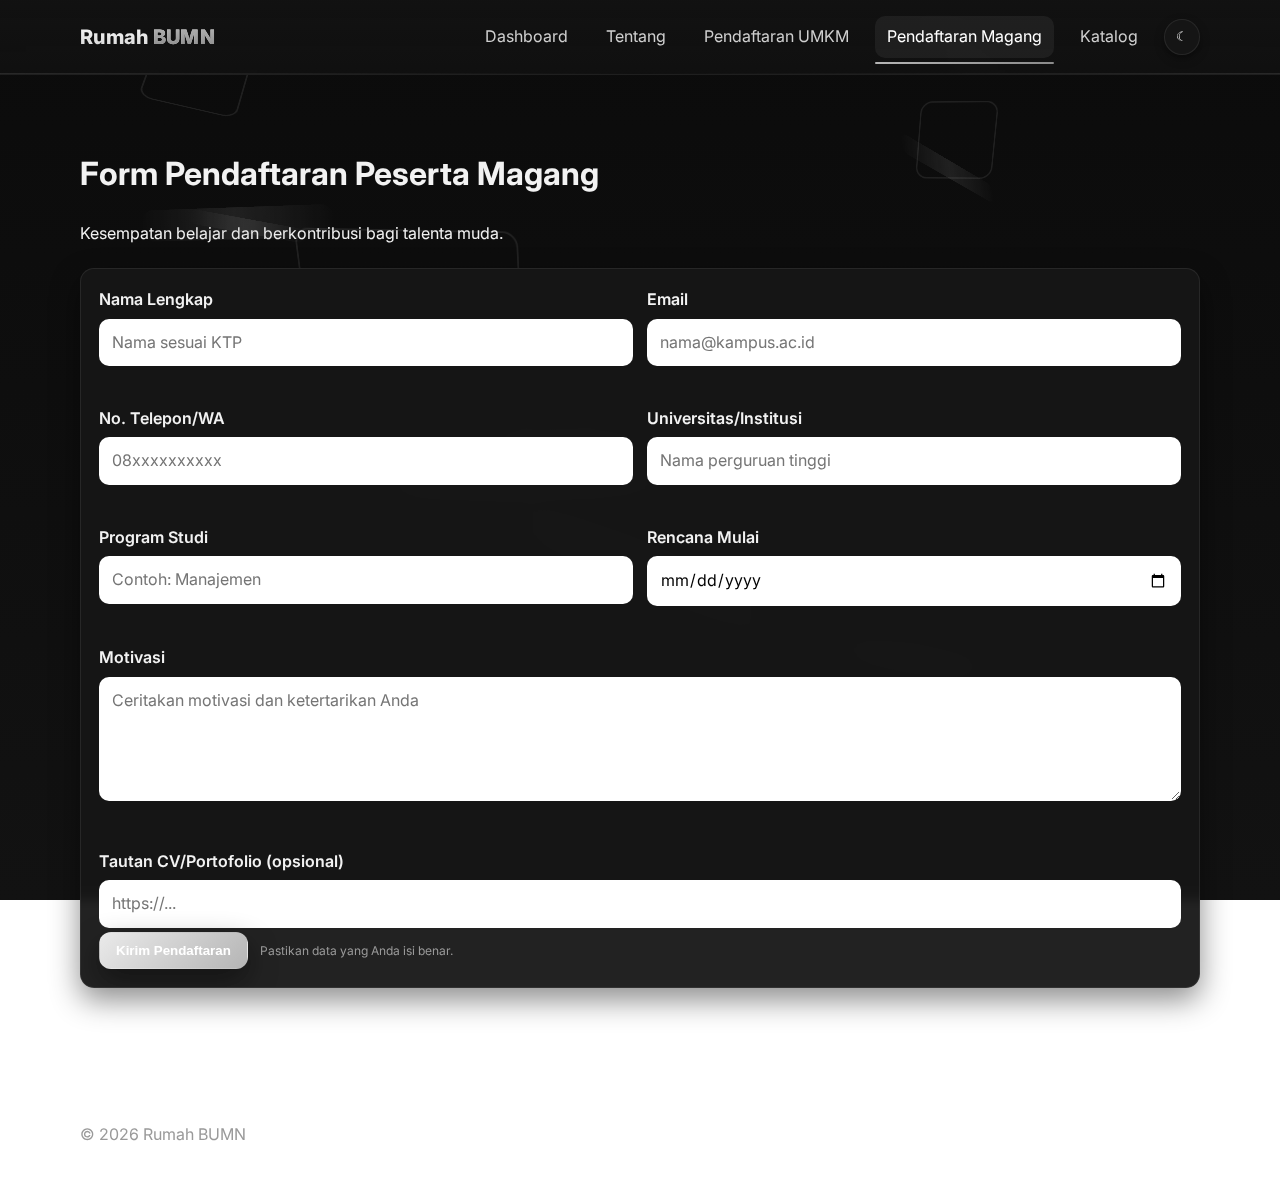
<file: magang.html>
<!doctype html>
<html lang="id">
  <head>
    <meta charset="utf-8">
    <meta name="viewport" content="width=device-width, initial-scale=1">
    <title>Pendaftaran Magang — Rumah BUMN</title>
    <link rel="preconnect" href="https://fonts.googleapis.com">
    <link rel="preconnect" href="https://fonts.gstatic.com" crossorigin>
    <link href="https://fonts.googleapis.com/css2?family=Inter:wght@400;500;600;700;800&display=swap" rel="stylesheet">
    <link rel="stylesheet" href="assets/css/styles.css">
  </head>
  <body>
    <header class="site-header">
      <div class="container nav">
        <a href="index.html" class="brand">Rumah <span>BUMN</span></a>
        <button class="nav-toggle" aria-label="Buka menu" aria-expanded="false"><span class="bar"></span><span class="bar"></span><span class="bar"></span></button>
        <nav class="menu" aria-label="Navigasi utama">
          <a href="index.html">Dashboard</a>
          <a href="about.html">Tentang</a>
          <a href="umkm.html">Pendaftaran UMKM</a>
          <a href="magang.html" class="active">Pendaftaran Magang</a>
          <a href="catalog.html">Katalog</a>
        </nav>
      </div>
    </header>
    <div class="backdrop" hidden></div>

    <main class="page">
      <section class="page-hero slim">
        <div class="container">
          <h1>Form Pendaftaran Peserta Magang</h1>
          <p>Kesempatan belajar dan berkontribusi bagi talenta muda.</p>
        </div>
      </section>

      <section class="container form-section">
        <form id="formMagang" class="card form" novalidate>
          <div class="grid two">
            <div class="field">
              <label for="nama">Nama Lengkap</label>
              <input id="nama" name="nama" type="text" required placeholder="Nama sesuai KTP">
              <small class="error">Wajib diisi</small>
            </div>
            <div class="field">
              <label for="email">Email</label>
              <input id="email" name="email" type="email" required placeholder="nama@kampus.ac.id">
              <small class="error">Email tidak valid</small>
            </div>
            <div class="field">
              <label for="telepon">No. Telepon/WA</label>
              <input id="telepon" name="telepon" type="tel" required placeholder="08xxxxxxxxxx" pattern="[0-9\s+()-]{8,}">
              <small class="error">Isi nomor yang valid</small>
            </div>
            <div class="field">
              <label for="kampus">Universitas/Institusi</label>
              <input id="kampus" name="kampus" type="text" required placeholder="Nama perguruan tinggi">
              <small class="error">Wajib diisi</small>
            </div>
            <div class="field">
              <label for="prodi">Program Studi</label>
              <input id="prodi" name="prodi" type="text" required placeholder="Contoh: Manajemen">
              <small class="error">Wajib diisi</small>
            </div>
            <div class="field">
              <label for="mulai">Rencana Mulai</label>
              <input id="mulai" name="mulai" type="date" required>
              <small class="error">Pilih tanggal mulai</small>
            </div>
            <div class="field full">
              <label for="motivasi">Motivasi</label>
              <textarea id="motivasi" name="motivasi" rows="4" required placeholder="Ceritakan motivasi dan ketertarikan Anda"></textarea>
              <small class="error">Wajib diisi</small>
            </div>
            <div class="field full">
              <label for="portfolio">Tautan CV/Portofolio (opsional)</label>
              <input id="portfolio" name="portfolio" type="url" placeholder="https://...">
            </div>
          </div>
          <div class="form-actions">
            <button class="btn primary" type="submit">Kirim Pendaftaran</button>
            <p class="muted small">Pastikan data yang Anda isi benar.</p>
          </div>
          <div id="magangSuccess" class="notice success hidden">Terima kasih! Form pendaftaran magang Anda sudah terkirim.</div>
        </form>
      </section>
    </main>

    <footer class="site-footer">
      <div class="container">
        <p class="copyright">© <span id="year"></span> Rumah BUMN</p>
      </div>
    </footer>

    <script>window.RB3D_OPTS = Object.assign({}, window.RB3D_OPTS || {}, { intensity: 'strong', disableOnMobile: false });</script>
    <script src="assets/js/main.js"></script>
  </body>
  </html>
</file>
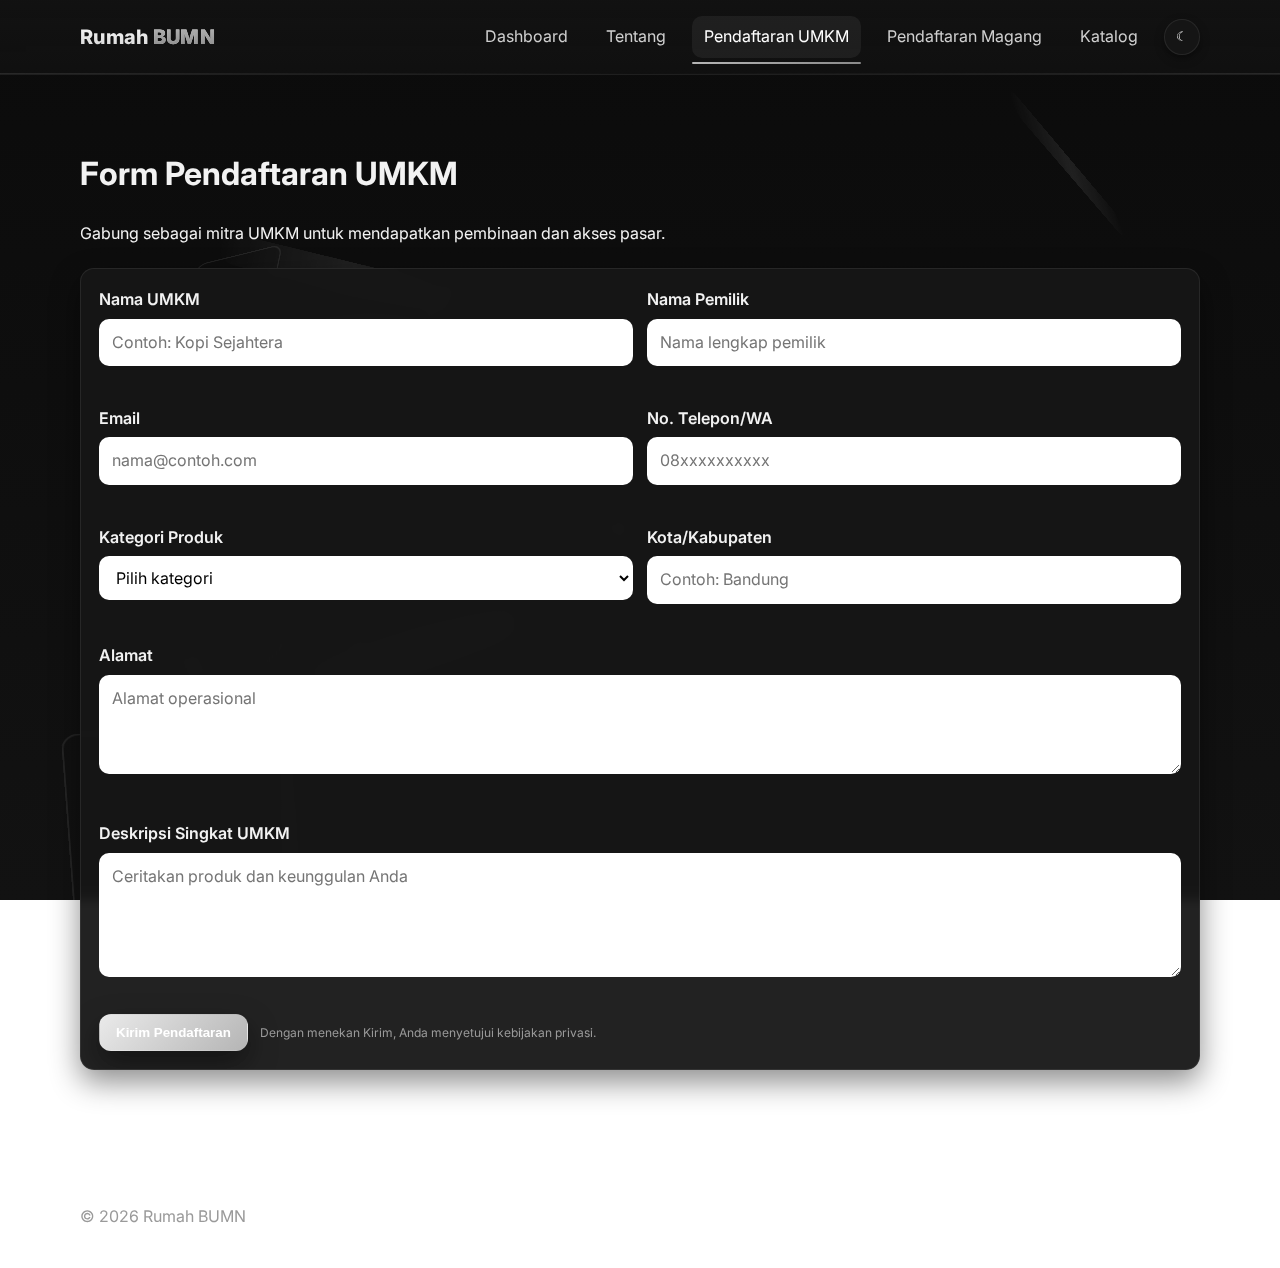
<file: umkm.html>
<!doctype html>
<html lang="id">
  <head>
    <meta charset="utf-8">
    <meta name="viewport" content="width=device-width, initial-scale=1">
    <title>Pendaftaran UMKM — Rumah BUMN</title>
    <link rel="preconnect" href="https://fonts.googleapis.com">
    <link rel="preconnect" href="https://fonts.gstatic.com" crossorigin>
    <link href="https://fonts.googleapis.com/css2?family=Inter:wght@400;500;600;700;800&display=swap" rel="stylesheet">
    <link rel="stylesheet" href="assets/css/styles.css">
  </head>
  <body>
    <header class="site-header">
      <div class="container nav">
        <a href="index.html" class="brand">Rumah <span>BUMN</span></a>
        <button class="nav-toggle" aria-label="Buka menu" aria-expanded="false"><span class="bar"></span><span class="bar"></span><span class="bar"></span></button>
        <nav class="menu" aria-label="Navigasi utama">
          <a href="index.html">Dashboard</a>
          <a href="about.html">Tentang</a>
          <a href="umkm.html" class="active">Pendaftaran UMKM</a>
          <a href="magang.html">Pendaftaran Magang</a>
          <a href="catalog.html">Katalog</a>
        </nav>
      </div>
    </header>
    <div class="backdrop" hidden></div>

    <main class="page">
      <section class="page-hero slim">
        <div class="container">
          <h1>Form Pendaftaran UMKM</h1>
          <p>Gabung sebagai mitra UMKM untuk mendapatkan pembinaan dan akses pasar.</p>
        </div>
      </section>

      <section class="container form-section">
        <form id="formUmkm" class="card form" novalidate>
          <div class="grid two">
            <div class="field">
              <label for="nama_umkm">Nama UMKM</label>
              <input id="nama_umkm" name="nama_umkm" type="text" required placeholder="Contoh: Kopi Sejahtera">
              <small class="error">Wajib diisi</small>
            </div>
            <div class="field">
              <label for="pemilik">Nama Pemilik</label>
              <input id="pemilik" name="pemilik" type="text" required placeholder="Nama lengkap pemilik">
              <small class="error">Wajib diisi</small>
            </div>
            <div class="field">
              <label for="email">Email</label>
              <input id="email" name="email" type="email" required placeholder="nama@contoh.com">
              <small class="error">Gunakan email yang valid</small>
            </div>
            <div class="field">
              <label for="telepon">No. Telepon/WA</label>
              <input id="telepon" name="telepon" type="tel" required placeholder="08xxxxxxxxxx" pattern="[0-9\s+()-]{8,}">
              <small class="error">Isi nomor yang valid</small>
            </div>
            <div class="field">
              <label for="kategori">Kategori Produk</label>
              <select id="kategori" name="kategori" required>
                <option value="">Pilih kategori</option>
                <option>Makanan & Minuman</option>
                <option>Kerajinan</option>
                <option>Fashion</option>
                <option>Kosmetik</option>
                <option>Lainnya</option>
              </select>
              <small class="error">Pilih salah satu</small>
            </div>
            <div class="field">
              <label for="kota">Kota/Kabupaten</label>
              <input id="kota" name="kota" type="text" required placeholder="Contoh: Bandung">
              <small class="error">Wajib diisi</small>
            </div>
            <div class="field full">
              <label for="alamat">Alamat</label>
              <textarea id="alamat" name="alamat" rows="3" required placeholder="Alamat operasional"></textarea>
              <small class="error">Wajib diisi</small>
            </div>
            <div class="field full">
              <label for="deskripsi">Deskripsi Singkat UMKM</label>
              <textarea id="deskripsi" name="deskripsi" rows="4" placeholder="Ceritakan produk dan keunggulan Anda" required></textarea>
              <small class="error">Wajib diisi</small>
            </div>
          </div>
          <div class="form-actions">
            <button class="btn primary" type="submit">Kirim Pendaftaran</button>
            <p class="muted small">Dengan menekan Kirim, Anda menyetujui kebijakan privasi.</p>
          </div>
          <div id="umkmSuccess" class="notice success hidden">Terima kasih! Pendaftaran UMKM Anda telah kami terima.</div>
        </form>
      </section>
    </main>

    <footer class="site-footer">
      <div class="container">
        <p class="copyright">© <span id="year"></span> Rumah BUMN</p>
      </div>
    </footer>

    <script>window.RB3D_OPTS = Object.assign({}, window.RB3D_OPTS || {}, { intensity: 'strong', disableOnMobile: false });</script>
    <script src="assets/js/main.js"></script>
  </body>
  </html>
</file>
<file: assets/css/styles.css>
/*
  Rumah BUMN — Tema minimalis biru-putih bergradasi
  - Fokus pada tipografi bersih, lapisan translucent, dan bayangan halus
*/

:root {
  --brand-900: #0b0b0b; /* near black */
  --brand-800: #121212;
  --brand-700: #1f1f1f;
  --brand-500: #2e2e2e;
  --brand-300: #9a9a9a;
  --bg-grad: linear-gradient(180deg, #fafafa 0%, #ffffff 100%);
  --text-900: #111111;
  --text-700: #444444;
  --muted: #6f6f6f;
  --surface: rgba(255, 255, 255, 0.95);
  --surface-2: rgba(0, 0, 0, 0.04);
  --surface-border: rgba(0,0,0,0.08);
  --ring: rgba(0, 0, 0, 0.24);
  --shadow-sm: 0 4px 10px rgba(0,0,0,0.06);
  --shadow: 0 12px 30px rgba(0,0,0,0.08);
  --shadow-lg: 0 24px 54px rgba(0,0,0,0.12);
  /* 3D accents */
  --bg-3d-fg: rgba(0,0,0,0.08);
  --bg-3d-shadow: rgba(0,0,0,0.10);
  --radius-sm: 10px;
  --radius: 14px;
  --radius-lg: 20px;
  --ease: cubic-bezier(.2,.8,.2,1);
  --ease-out: cubic-bezier(.22,1,.36,1);
}

* { box-sizing: border-box; }
html, body { height: 100%; }
html { scroll-behavior: smooth; }
body {
  margin: 0;
  font-family: 'Inter', ui-sans-serif, system-ui, -apple-system, Segoe UI, Roboto, "Helvetica Neue", Arial, "Noto Sans", "Apple Color Emoji", "Segoe UI Emoji";
  color: var(--text-900);
  background: var(--bg-grad) fixed;
  line-height: 1.6;
  -webkit-font-smoothing: antialiased;
  text-rendering: optimizeLegibility;
}

img { max-width: 100%; display: block; }
a { color: var(--brand-700); text-decoration: none; }
a:hover { color: var(--brand-500); }

.container { width: min(1120px, 92%); margin-inline: auto; }

/* Header */
.site-header {
  position: sticky; top: 0; z-index: 60;
  backdrop-filter: saturate(120%) blur(10px);
  background: linear-gradient(180deg, rgba(255,255,255,0.9), rgba(255,255,255,0.6));
  border-bottom: 1px solid rgba(255,255,255,0.4);
  transition: background .3s ease, backdrop-filter .3s ease, box-shadow .3s ease;
}
.site-header::after { content: ""; position: absolute; left: 0; right: 0; bottom: 0; height: 1px; background: linear-gradient(90deg, rgba(0,0,0,0.12), rgba(255,255,255,0), rgba(0,0,0,0.12)); }
.site-header.scrolled { background: linear-gradient(180deg, rgba(255,255,255,0.96), rgba(255,255,255,0.76)); box-shadow: 0 6px 20px rgba(0,0,0,0.06); }
.nav { display: flex; align-items: center; gap: 18px; padding: 16px 0; transition: padding .25s ease; }
.site-header.scrolled .nav { padding: 8px 0; }
.brand { font-weight: 800; letter-spacing: 0.3px; font-size: 20px; background: linear-gradient(180deg, var(--brand-900), var(--brand-700)); -webkit-background-clip: text; background-clip: text; color: transparent; }
.brand span { background: linear-gradient(180deg, var(--brand-500), var(--brand-300)); -webkit-background-clip: text; background-clip: text; color: transparent; }
.menu { margin-left: auto; display: flex; gap: 14px; align-items: center; position: relative; }
.menu a { color: var(--text-700); padding: 8px 12px; border-radius: 10px; transition: color .15s var(--ease), background .15s var(--ease); }
.menu a.active, .menu a:hover { background: var(--surface-2); color: var(--brand-900); }
.nav-toggle { display: none; margin-left: auto; background: transparent; border: 0; cursor: pointer; }
.nav-toggle { position: relative; width: 40px; height: 40px; padding: 0; }
.nav-toggle .bar { width: 22px; height: 2px; background: var(--brand-800); display: block; border-radius: 2px; transition: transform .2s ease, opacity .2s ease; }
.nav-toggle .bar + .bar { margin-top: 5px; }

@media (max-width: 760px) {
  .nav { padding: 10px 0; }
  .nav-toggle { display: inline-grid; place-items: center; }
  .menu { position: fixed; left: 12px; right: 12px; top: 64px; display: flex; flex-direction: column; gap: 6px; background: var(--surface); box-shadow: var(--shadow); padding: 10px; margin: 0; border-radius: 14px; transform: translateY(-8px); opacity: 0; pointer-events: none; max-height: 0; overflow: hidden; transition: transform .25s ease, opacity .25s ease, max-height .3s ease; }
  .menu a { padding: 12px; border-radius: 10px; }
  .menu.open { transform: translateY(0); opacity: 1; pointer-events: auto; max-height: calc(100vh - 92px); }
  .menu .nav-indicator { display: none; }
}

/* Hero */
.hero { padding: 64px 0 12px; }
.hero .container { display: grid; grid-template-columns: 1fr; gap: 16px; align-items: center; }
.hero-content h1 { margin: 0 0 10px; font-size: clamp(28px, 3.4vw, 44px); line-height: 1.15; color: var(--brand-900); }
.hero-content p { margin: 0 0 18px; color: var(--text-700); max-width: 56ch; }
.hero-actions { display: flex; gap: 12px; flex-wrap: wrap; }
.hero-media { position: relative; }

/* Buttons */
.btn { display: inline-block; padding: 10px 16px; border-radius: 12px; font-weight: 600; border: 1px solid transparent; transition: transform .08s var(--ease), box-shadow .2s var(--ease), background .2s var(--ease), color .2s var(--ease); }
.btn.primary { color: white; background: linear-gradient(135deg, var(--brand-800), var(--brand-500)); box-shadow: var(--shadow); }
.btn.primary:hover { transform: translateY(-1px); }
.btn.ghost { color: var(--brand-800); background: var(--surface); border-color: var(--surface-border); box-shadow: var(--shadow-sm); }
.btn.ghost:hover { background: var(--surface-2); }
.btn:focus-visible { outline: none; box-shadow: 0 0 0 4px var(--ring); }
.btn.sm { padding: 6px 10px; font-size: 12px; border-radius: 10px; }
.btn.loading { position: relative; pointer-events: none; opacity: .8; }
.btn.loading::after { content: ""; position: absolute; right: 10px; top: 50%; width: 14px; height: 14px; margin-top: -7px; border: 2px solid currentColor; border-top-color: transparent; border-radius: 50%; animation: spin .8s linear infinite; }
@keyframes spin { to { transform: rotate(360deg); } }

/* Sections */
.section-head { text-align: center; margin: 22px 0 14px; }
.section-head h2 { margin: 0 0 6px; font-size: clamp(22px, 3vw, 32px); }
.section-head p { margin: 0; color: var(--muted); }
.section-head h2 { position: relative; display: inline-block; padding-bottom: 6px; }
.section-head h2::after { content: ""; position: absolute; left: 50%; transform: translateX(-50%); bottom: 0; height: 3px; width: 82px; border-radius: 999px; background: linear-gradient(90deg, var(--brand-800), var(--brand-300)); box-shadow: 0 2px 10px rgba(0,0,0,0.10); }
.section-cta { display: flex; justify-content: center; margin-top: 18px; }
/* About stats */
.stats { display: grid; grid-template-columns: repeat(4, 1fr); gap: 10px; }
.stat { text-align: center; padding: 12px; border-radius: var(--radius-sm); background: var(--surface); border: 1px solid var(--surface-border); box-shadow: var(--shadow-sm); }
.stat .num { font-weight: 800; font-size: clamp(22px, 4vw, 32px); color: var(--brand-900); line-height: 1.2; }
.stat .num { font-variant-numeric: tabular-nums; }
.stat .lbl { color: var(--muted); font-size: 12px; }
@media (max-width: 760px) { .stats { grid-template-columns: repeat(2, 1fr); } }

/* Cards */
.cards { --col: 4; display: grid; grid-template-columns: repeat(var(--col), 1fr); gap: 16px; align-items: start; }
.card { overflow: hidden; background: var(--surface); backdrop-filter: blur(6px); border: 1px solid var(--surface-border); border-radius: var(--radius); box-shadow: var(--shadow); 
  transform: translateY(var(--lift, 0)) scale(var(--scale, 1)) rotateX(var(--tiltX, 0deg)) rotateY(var(--tiltY, 0deg));
  transform-style: preserve-3d; will-change: transform; transition: transform .2s var(--ease), box-shadow .2s var(--ease); }
.card img { width: 100%; aspect-ratio: 16 / 10; object-fit: cover; transition: transform .35s var(--ease-out), opacity .35s var(--ease-out), filter .35s var(--ease-out); }
.card .card-body { padding: 12px 14px 14px; }
.card h3 { margin: 4px 0 6px; font-size: 18px; }
.card p { margin: 0; color: var(--muted); }
.card:hover { --lift: -6px; --scale: 1.01; box-shadow: var(--shadow-lg); }
.card:hover img { transform: scale(1.05); }

@media (max-width: 1000px) { .cards { --col: 3; } }
@media (max-width: 760px) { .cards { --col: 2; } .card img { height: 160px; } }
@media (max-width: 460px) { .cards { --col: 1; } }

/* Carousel */
.carousel { position: relative; border-radius: var(--radius); overflow: hidden; background: var(--surface); box-shadow: var(--shadow); }
.carousel .slides { position: relative; height: min(380px, 62vh); }
.carousel .slide { position: absolute; inset: 0; opacity: 0; transition: opacity .5s ease; }
.carousel .slide.active { opacity: 1; }
.carousel img { width: 100%; height: 100%; object-fit: cover; }
.carousel figcaption { position: absolute; left: 12px; bottom: 12px; font-size: 13px; padding: 6px 10px; border-radius: 999px; color: white; background: rgba(0,0,0,0.55); backdrop-filter: blur(4px); }
.carousel .controls { position: absolute; inset: 0; display: flex; align-items: center; justify-content: space-between; padding: 0 6px; pointer-events: none; }
.carousel .controls button { pointer-events: auto; width: 36px; height: 36px; border-radius: 999px; border: 0; background: rgba(255,255,255,0.85); box-shadow: var(--shadow); font-size: 22px; line-height: 1; cursor: pointer; }
.carousel .controls button:focus-visible { outline: none; box-shadow: 0 0 0 4px var(--ring); }
.carousel .dots { position: absolute; left: 0; right: 0; bottom: 8px; display: flex; gap: 6px; justify-content: center; }
.carousel .dots button { width: 8px; height: 8px; border-radius: 999px; background: rgba(255,255,255,0.6); border: 0; padding: 0; cursor: pointer; box-shadow: var(--shadow); }
.carousel .dots button[aria-selected="true"] { background: white; width: 22px; border-radius: 999px; }

/* Featured */
.featured { padding: 14px 0 64px; }

/* Filters (catalog) */
.filters { padding: 14px; }
.filters-form { display: grid; gap: 12px; }
.searchbar { position: relative; display: grid; align-items: center; }
.searchbar input[type="search"] { width: 100%; padding: 12px 42px 12px 38px; border-radius: 12px; border: 1px solid var(--surface-border); background: var(--surface); font: inherit; outline: none; box-shadow: 0 2px 10px rgba(0,0,0,0.06) inset; color: var(--text-900); }
.searchbar input[type="search"]:focus { border-color: var(--brand-500); box-shadow: 0 0 0 4px var(--ring); }
.searchbar .icon { position: absolute; left: 12px; top: 50%; transform: translateY(-50%); color: var(--muted); font-size: 16px; }
.searchbar .clear { position: absolute; right: 8px; top: 50%; transform: translateY(-50%); border: 0; background: transparent; width: 32px; height: 32px; border-radius: 999px; color: var(--muted); cursor: pointer; opacity: 0; pointer-events: none; transition: opacity .15s ease, background .2s ease; }
.searchbar .clear:hover { background: rgba(0,0,0,0.04); }
.searchbar[data-has-value="1"] .clear { opacity: 1; pointer-events: auto; }

.chip-group { display: flex; flex-wrap: wrap; gap: 8px; }
.chip { padding: 8px 12px; border-radius: 999px; border: 1px solid var(--surface-border); background: var(--surface); color: var(--text-700); cursor: pointer; transition: transform .12s var(--ease), background .2s var(--ease), color .2s var(--ease), border-color .2s var(--ease); }
.chip:hover { transform: translateY(-1px); background: var(--surface-2); }
.chip.active { background: linear-gradient(135deg, var(--brand-800), var(--brand-500)); color: #fff; border-color: transparent; box-shadow: var(--shadow); }
.chip:focus-visible { outline: none; box-shadow: 0 0 0 4px var(--ring); }
.filters .meta { color: var(--muted); font-size: 12px; }

/* Showcase train slider */
.showcase { padding: 10px 0 22px; }
.slider-train { position: relative; overflow: hidden; border-radius: var(--radius); background: var(--surface); box-shadow: var(--shadow); }
.slider-train .track { display: flex; align-items: stretch; gap: 10px; padding: 10px; animation: rb-scroll var(--_dur, 28s) linear infinite; }
.no-motion .track { animation: none !important; }
.slider-train:hover .track { animation-play-state: paused; }
.slider-train .item { flex: 0 0 clamp(220px, 28vw, 320px); border-radius: 12px; overflow: hidden; position: relative; background: var(--surface); border: 1px solid var(--surface-border); will-change: transform; transition: transform .25s var(--ease), box-shadow .25s var(--ease); 
  transform: translateY(var(--lift, 0)) scale(var(--scale, 1)) rotateX(var(--tiltX, 0deg)) rotateY(var(--tiltY, 0deg)); }
.slider-train .item img { width: 100%; height: clamp(150px, 22vw, 200px); object-fit: cover; display: block; transition: transform .35s ease; }
.slider-train .item figcaption { position: absolute; left: 10px; bottom: 10px; padding: 6px 10px; font-size: 13px; border-radius: 999px; color: white; background: rgba(0,0,0,0.55); backdrop-filter: blur(4px); }
.slider-train .item:hover { --lift: -4px; --scale: 1.03; box-shadow: 0 16px 40px rgba(0,0,0,.18); z-index: 2; }
.slider-train .item:hover img { transform: scale(1.06); }

@keyframes rb-scroll {
  from { transform: translateX(0); }
  to { transform: translateX(-50%); }
}

/* Pages */
.page { padding-bottom: 64px; }
.page-hero { padding: 52px 0 18px; }
.page-hero.slim { padding-bottom: 6px; }

/* Forms */
.form { padding: 18px; }
.grid.two { display: grid; grid-template-columns: repeat(2, 1fr); gap: 14px; }
.grid.two .full { grid-column: 1 / -1; }
.field label { display: block; font-weight: 600; margin-bottom: 6px; }
.field input, .field select, .field textarea { width: 100%; padding: 10px 12px; border-radius: 10px; border: 1px solid var(--surface-border); background: #fff; outline: none; font: inherit; }
.field input:focus, .field select:focus, .field textarea:focus { border-color: var(--brand-500); box-shadow: 0 0 0 4px var(--ring); }
.field small.error { color: #b42318; visibility: hidden; }
.field.invalid small.error { visibility: visible; }
.form-actions { display: flex; align-items: center; gap: 12px; margin-top: 4px; }
.small { font-size: 12px; }

.notice { margin-top: 14px; padding: 10px 12px; border-radius: 10px; }
.notice.success { background: #f5f5f5; border: 1px solid #d4d4d4; color: #222; }
.hidden { display: none; }

.site-footer { margin-top: 32px; padding: 22px 0; color: var(--muted); }
.footer-grid { display: grid; grid-template-columns: 1.4fr 1fr 1fr; gap: 18px; }
.footer-grid ul { list-style: none; padding: 0; margin: 8px 0 0; }
.muted { color: var(--muted); }

/* Modal (Quick View) */
.modal { position: fixed; inset: 0; display: grid; place-items: center; background: rgba(0,0,0,0.4); opacity: 0; pointer-events: none; transition: opacity .2s ease; z-index: 1000; }
.modal.open { opacity: 1; pointer-events: auto; }
.modal .box { width: min(92%, 820px); background: var(--surface); color: var(--text-900); border: 1px solid var(--surface-border); border-radius: var(--radius); box-shadow: var(--shadow-lg); overflow: hidden; }
.modal header { display: flex; align-items: center; justify-content: space-between; padding: 10px 12px; border-bottom: 1px solid var(--surface-border); }
.modal .content { display: grid; grid-template-columns: 1fr 1.1fr; gap: 0; }
.modal .content img { width: 100%; height: 100%; object-fit: cover; }
.modal .body { padding: 12px; }
.modal .close { border: 0; background: transparent; font-size: 20px; cursor: pointer; color: var(--text-900); }
@media (max-width: 760px) { .modal .content { grid-template-columns: 1fr; } }

/* Accordion (FAQ) */
.accordion { display: grid; gap: 8px; }
.accordion .item { border: 1px solid var(--surface-border); border-radius: var(--radius-sm); background: var(--surface); box-shadow: var(--shadow-sm); overflow: hidden; }
.accordion .head { width: 100%; display: flex; justify-content: space-between; align-items: center; padding: 12px; border: 0; background: transparent; cursor: pointer; font: inherit; color: var(--text-900); }
.accordion .panel { max-height: 0; overflow: hidden; transition: max-height .25s var(--ease), padding .2s var(--ease); padding: 0 12px; color: var(--muted); }
.accordion .item.open .panel { padding: 0 12px 12px; }

/* Timeline */
.timeline { position: relative; padding-left: 20px; }
.timeline::before { content: ""; position: absolute; left: 8px; top: 0; bottom: 0; width: 2px; background: var(--surface-border); }
.timeline .entry { position: relative; margin: 10px 0; padding-left: 10px; }
.timeline .entry::before { content: ""; position: absolute; left: -2px; top: 6px; width: 10px; height: 10px; border-radius: 50%; background: var(--brand-700); box-shadow: 0 0 0 3px var(--surface); }

/* Header nav indicator */
.menu a { position: relative; }
.menu .nav-indicator { position: absolute; left: 0; bottom: -6px; height: 2px; width: var(--_w, 0px); transform: translateX(var(--_l, 0px)); background: linear-gradient(90deg, var(--brand-500), var(--brand-300)); border-radius: 999px; transition: transform .3s ease, width .3s ease, opacity .2s ease; opacity: .9; }

/* Mobile overlay + toggle animation */
.backdrop { position: fixed; inset: 0; background: rgba(8,20,36,0.35); backdrop-filter: blur(2px); opacity: 0; pointer-events: none; transition: opacity .2s ease; }
.backdrop { background: rgba(0,0,0,0.4); }
.menu-open .backdrop { opacity: 1; pointer-events: auto; }
body.menu-open { overflow: hidden; }
body.menu-open .nav-toggle .bar:nth-child(1) { transform: translateY(7px) rotate(45deg); }
body.menu-open .nav-toggle .bar:nth-child(2) { opacity: 0; }
body.menu-open .nav-toggle .bar:nth-child(3) { transform: translateY(-7px) rotate(-45deg); }

/* Reveal on scroll */
.reveal-up { opacity: 0; transform: translateY(12px); filter: blur(2px); }
.reveal-up.is-in { opacity: 1; transform: none; filter: none; transition: opacity .5s var(--ease-out), transform .5s var(--ease-out), filter .5s var(--ease-out); }

/* Subtle scrollbar (WebKit) */
*::-webkit-scrollbar { width: 10px; height: 10px; }
*::-webkit-scrollbar-thumb { background: linear-gradient(180deg, var(--brand-300), var(--brand-500)); border-radius: 999px; border: 2px solid #ffffff80; }
*::-webkit-scrollbar-track { background: transparent; }

/* Image subtle fade-in */
.img-fade { opacity: 0; transform: translateY(4px); filter: saturate(90%); }
.img-fade.is-loaded { opacity: 1; transform: none; filter: saturate(100%); transition: opacity .4s var(--ease-out), transform .4s var(--ease-out), filter .4s var(--ease-out); }

/* Motion reduction */
@media (prefers-reduced-motion: reduce) {
  * { animation-duration: 0.001s !important; animation-iteration-count: 1 !important; transition: none !important; scroll-behavior: auto !important; }
}

@media (max-width: 920px) {
  .hero .container { grid-template-columns: 1fr; }
  .footer-grid { grid-template-columns: 1fr; }
}

/* Theme: Dark overrides */
body.theme-dark {
  --brand-900: #ffffff;
  --brand-800: #eaeaea;
  --brand-700: #cfcfcf;
  --brand-500: #b5b5b5;
  --brand-300: #8a8a8a;
  --bg-grad: linear-gradient(180deg, #0b0b0b 0%, #121212 100%);
  --text-900: #f2f2f2;
  --text-700: #cfcfcf;
  --muted: #9a9a9a;
  --surface: rgba(22,22,22,0.95);
  --surface-2: rgba(255,255,255,0.06);
  --surface-border: rgba(255,255,255,0.08);
  --ring: rgba(255,255,255,0.24);
  --shadow-sm: 0 4px 10px rgba(0,0,0,0.35);
  --shadow: 0 12px 30px rgba(0,0,0,0.45);
  --shadow-lg: 0 24px 54px rgba(0,0,0,0.6);
  --bg-3d-fg: rgba(255,255,255,0.10);
  --bg-3d-shadow: rgba(0,0,0,0.6);
}

body.theme-dark { color: var(--text-900); background: var(--bg-grad) fixed; }
.theme-dark .site-header { background: linear-gradient(180deg, rgba(18,18,18,0.96), rgba(18,18,18,0.76)); border-bottom-color: rgba(255,255,255,0.06); }
.theme-dark .site-header::after { background: linear-gradient(90deg, rgba(255,255,255,0.1), rgba(255,255,255,0), rgba(255,255,255,0.1)); }
.theme-dark .carousel .controls button { background: rgba(255,255,255,0.12); color: #fff; border: 1px solid var(--surface-border); }
.theme-dark .carousel .dots button { background: rgba(255,255,255,0.28); }

/* Theme toggle */
.theme-toggle { display: inline-grid; place-items: center; width: 36px; height: 36px; border-radius: 999px; border: 1px solid var(--surface-border); background: var(--surface); color: var(--text-900); box-shadow: var(--shadow-sm); cursor: pointer; }
.theme-toggle:hover { background: var(--surface-2); }
.theme-toggle:focus-visible { outline: none; box-shadow: 0 0 0 4px var(--ring); }

/* Toast */
.toast-wrap { position: fixed; left: 50%; transform: translateX(-50%); bottom: 18px; z-index: 1000; display: grid; gap: 8px; width: min(92%, 480px); }
.toast { display: grid; grid-auto-flow: column; align-items: center; gap: 10px; padding: 10px 12px; border-radius: 10px; background: var(--surface); color: var(--text-900); border: 1px solid var(--surface-border); box-shadow: var(--shadow); }
.toast.success { border-color: #16a34a40; }
.toast.error { border-color: #ef444440; }

/* Back to top */
.back-to-top { position: fixed; right: 16px; bottom: 16px; width: 40px; height: 40px; border-radius: 999px; border: 1px solid var(--surface-border); background: var(--surface); color: var(--text-900); box-shadow: var(--shadow); opacity: 0; pointer-events: none; transform: translateY(8px); transition: opacity .2s ease, transform .2s ease; cursor: pointer; z-index: 999; }
.back-to-top:hover { background: var(--surface-2); }
.back-to-top.show { opacity: 1; pointer-events: auto; transform: translateY(0); }
.back-to-top:focus-visible { outline: none; box-shadow: 0 0 0 4px var(--ring); }

/* Skeleton loading */
.skeleton { position: relative; background: linear-gradient(90deg, rgba(0,0,0,0.06) 25%, rgba(0,0,0,0.12) 37%, rgba(0,0,0,0.06) 63%); background-size: 400% 100%; animation: shimmer 1.4s ease infinite; color: transparent; }
.theme-dark .skeleton { background: linear-gradient(90deg, rgba(255,255,255,0.06) 25%, rgba(255,255,255,0.12) 37%, rgba(255,255,255,0.06) 63%); }
@keyframes shimmer { 0% { background-position: 100% 0; } 100% { background-position: -100% 0; } }

/* 3D Background Elements */
.bg-3d { position: fixed; inset: 0; pointer-events: none; z-index: 0; perspective: 1000px; overflow: hidden; }
.bg-3d .layer { position: absolute; inset: -10vh -10vw; transform-style: preserve-3d; will-change: transform; transition: transform .2s ease; }
.bg-3d .layer { transform: rotateX(calc(var(--my, 0) * 6deg)) rotateY(calc(var(--mx, 0) * 8deg)); }
.bg-3d .shape { position: absolute; will-change: transform, opacity; opacity: .8; filter: drop-shadow(0 8px 20px var(--bg-3d-shadow));
  transform: translate3d(var(--tx, 0), var(--ty, 0), var(--tz, -400px)) rotateX(var(--rotX, 0deg)) rotateY(var(--rotY, 0deg));
  animation: float3d var(--dur, 18s) ease-in-out var(--delay, 0s) infinite;
}
.bg-3d .shape.ring { border: 2px solid var(--bg-3d-fg); border-radius: 9999px; width: var(--size, 120px); height: var(--size, 120px); background: transparent; }
.bg-3d .shape.square { border: 2px solid var(--bg-3d-fg); background: transparent; width: var(--size, 120px); height: var(--size, 120px); border-radius: 18px; }
.bg-3d .shape.stripe { height: calc(var(--size, 140px) * .22); width: calc(var(--size, 140px) * 1.6); border-radius: 999px; background: linear-gradient(90deg, transparent, var(--bg-3d-fg), transparent); }
@keyframes float3d {
  0%, 100% { transform: translate3d(var(--tx), calc(var(--ty) - var(--amp, 8px)), var(--tz)) rotateX(var(--rotX)) rotateY(var(--rotY)); }
  50% { transform: translate3d(var(--tx), calc(var(--ty) + var(--amp, 8px)), var(--tz)) rotateX(calc(var(--rotX) + 6deg)) rotateY(calc(var(--rotY) - 6deg)); }
}
</file>
